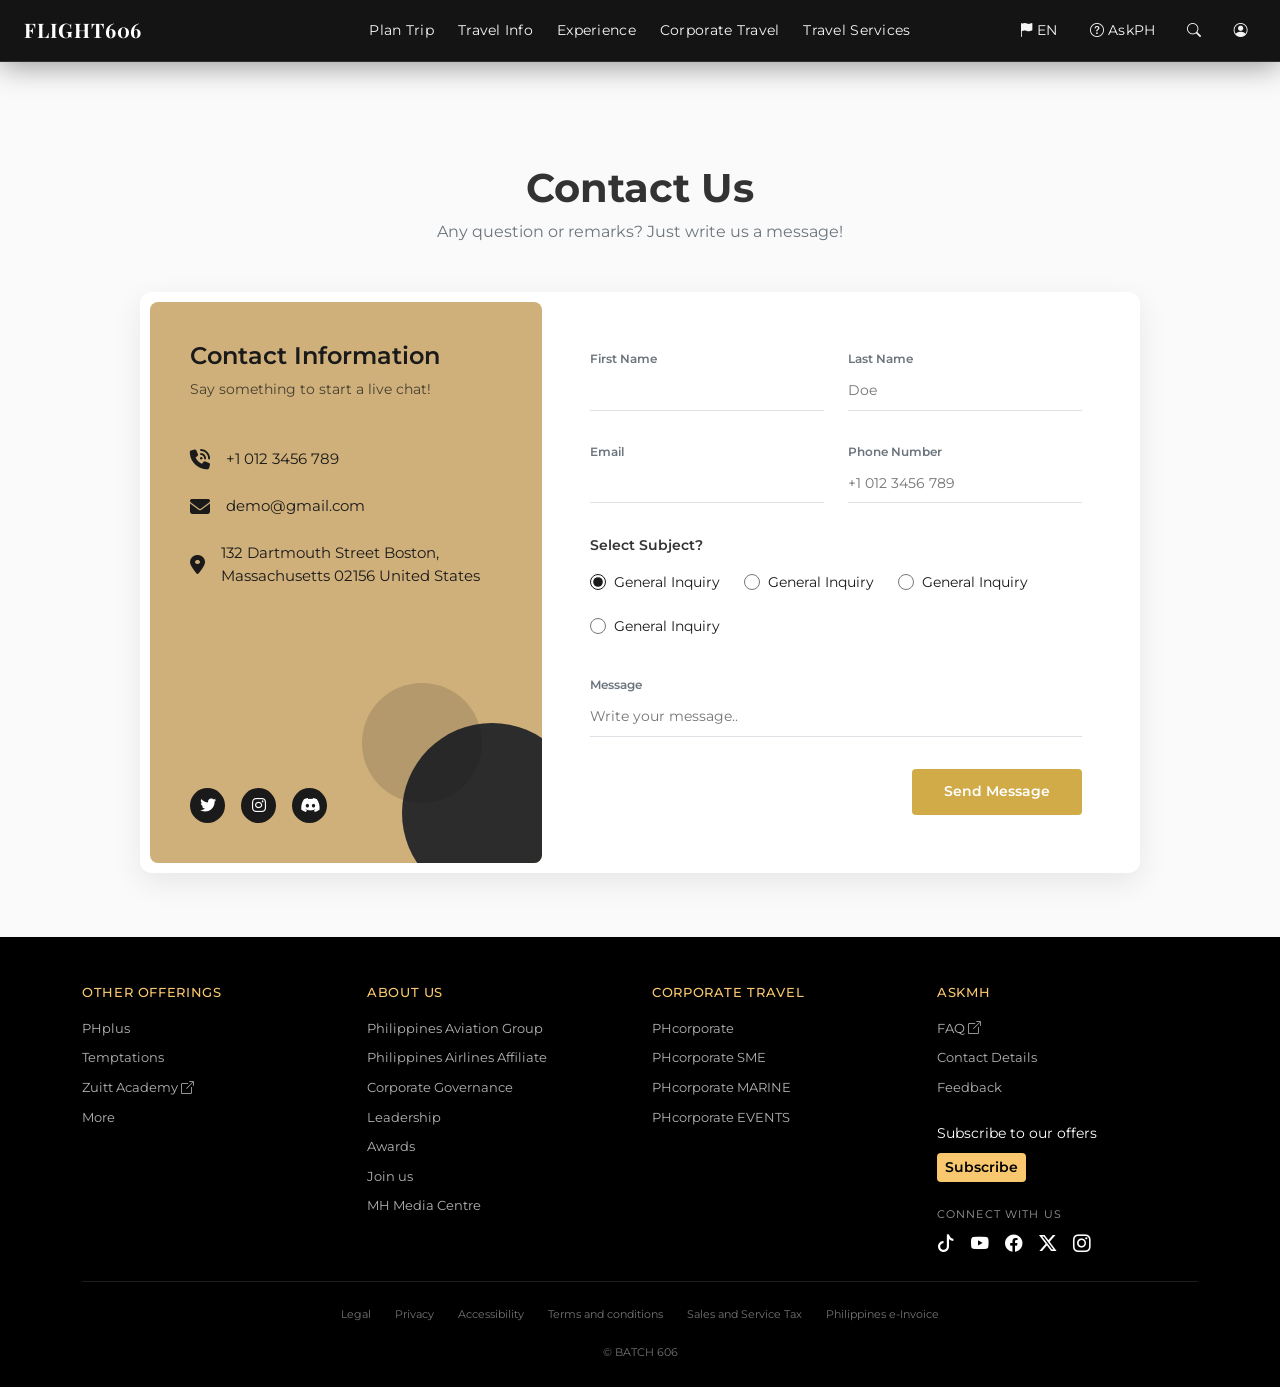
<file: Projects-Arjay/flight606-contactPage/index.html>
<!DOCTYPE html>
<html lang="en">
<head>
  <meta charset="UTF-8">
  <meta name="viewport" content="width=device-width, initial-scale=1">
  <title>Flight606 — Contact Us</title>
  
  <!-- Fonts -->
  <link rel="preconnect" href="https://fonts.googleapis.com">
  <link rel="preconnect" href="https://fonts.gstatic.com" crossorigin>
  <link href="https://fonts.googleapis.com/css2?family=Great+Vibes&family=Montserrat:wght@300;400;600;700&family=Playfair+Display:wght@400;700&display=swap" rel="stylesheet">
  
  <!-- Bootstrap & Icons -->
  <link href="https://cdn.jsdelivr.net/npm/bootstrap@5.3.3/dist/css/bootstrap.min.css" rel="stylesheet">
  <link href="https://cdn.jsdelivr.net/npm/bootstrap-icons@1.11.3/font/bootstrap-icons.css" rel="stylesheet">
  <link rel="stylesheet" href="https://cdnjs.cloudflare.com/ajax/libs/font-awesome/6.4.0/css/all.min.css">
  
  <!-- Custom CSS -->
  <link href="css/variables.css" rel="stylesheet">
  <link href="css/layout.css" rel="stylesheet">
  <link href="css/components.css" rel="stylesheet">
  <link href="css/contact.css" rel="stylesheet">
</head>
<body class="page-contact">

  <header class="site-header solid-header">
    <nav class="navbar navbar-expand-lg navbar-dark">
      <div class="container-fluid px-4 navbar-shell">
        <a class="navbar-brand" href="#">FLIGHT606</a>
        <button class="navbar-toggler" type="button" data-bs-toggle="collapse" data-bs-target="#mainNav" aria-controls="mainNav" aria-expanded="false" aria-label="Toggle navigation">
          <span class="navbar-toggler-icon"></span>
        </button>
        <div class="collapse navbar-collapse" id="mainNav">
          <ul class="navbar-nav navbar-nav--main gap-lg-2">
            <li class="nav-item"><a class="nav-link" href="#">Plan Trip</a></li>
            <li class="nav-item"><a class="nav-link" href="#">Travel Info</a></li>
            <li class="nav-item"><a class="nav-link" href="#">Experience</a></li>
            <li class="nav-item"><a class="nav-link" href="#">Corporate Travel</a></li>
            <li class="nav-item"><a class="nav-link" href="#">Travel Services</a></li>
          </ul>
          <ul class="navbar-nav navbar-nav--utilities align-items-lg-center gap-lg-3">
            <li class="nav-item">
              <a class="nav-link d-flex align-items-center gap-1" href="#">
                <i class="bi bi-flag-fill"></i> EN
              </a>
            </li>
            <li class="nav-item">
              <a class="nav-link d-flex align-items-center gap-1" href="#">
                <i class="bi bi-question-circle"></i> AskPH
              </a>
            </li>
            <li class="nav-item"><a class="nav-link" href="#" aria-label="Search"><i class="bi bi-search"></i></a></li>
            <li class="nav-item"><a class="nav-link" href="#" aria-label="Account"><i class="bi bi-person-circle"></i></a></li>
          </ul>
        </div>
      </div>
    </nav>
  </header>

  <main class="contact-section">
    <div class="container">
      <div class="contact-header">
        <h1>Contact Us</h1>
        <p>Any question or remarks? Just write us a message!</p>
      </div>

      <div class="contact-card">
        <!-- Left Panel -->
        <div class="contact-info-panel">
          <div class="decor-circle-large"></div>
          <div class="decor-circle-small"></div>
          
          <div style="z-index: 2;">
            <h2>Contact Information</h2>
            <p class="subtitle">Say something to start a live chat!</p>

            <div class="contact-details">
              <div class="contact-detail-item">
                <i class="fas fa-phone-volume"></i>
                <span>+1 012 3456 789</span>
              </div>
              <div class="contact-detail-item">
                <i class="fas fa-envelope"></i>
                <span>demo@gmail.com</span>
              </div>
              <div class="contact-detail-item">
                <i class="fas fa-map-marker-alt"></i>
                <span>132 Dartmouth Street Boston,<br>Massachusetts 02156 United States</span>
              </div>
            </div>
          </div>

          <div class="contact-socials">
            <a href="#" class="social-circle" aria-label="Twitter"><i class="fab fa-twitter"></i></a>
            <a href="#" class="social-circle" aria-label="Instagram"><i class="fab fa-instagram"></i></a>
            <a href="#" class="social-circle" aria-label="Discord"><i class="fab fa-discord"></i></a>
          </div>
        </div>

        <!-- Right Panel (Form) -->
        <div class="contact-form-panel">
          <form action="#" method="POST" novalidate>
            <div class="row">
              <div class="col-md-6 form-group-custom">
                <label for="firstName">First Name</label>
                <input type="text" id="firstName" class="form-control-line" placeholder="">
              </div>
              <div class="col-md-6 form-group-custom">
                <label for="lastName">Last Name</label>
                <input type="text" id="lastName" class="form-control-line" placeholder="Doe">
              </div>
            </div>

            <div class="row">
              <div class="col-md-6 form-group-custom">
                <label for="email">Email</label>
                <input type="email" id="email" class="form-control-line" placeholder="">
              </div>
              <div class="col-md-6 form-group-custom">
                <label for="phone">Phone Number</label>
                <input type="tel" id="phone" class="form-control-line" placeholder="+1 012 3456 789">
              </div>
            </div>

            <div class="subject-selection">
              <p>Select Subject?</p>
              <div class="radio-group">
                <div class="custom-radio">
                  <input type="radio" id="subject1" name="subject" checked>
                  <label for="subject1">General Inquiry</label>
                </div>
                <div class="custom-radio">
                  <input type="radio" id="subject2" name="subject">
                  <label for="subject2">General Inquiry</label>
                </div>
                <div class="custom-radio">
                  <input type="radio" id="subject3" name="subject">
                  <label for="subject3">General Inquiry</label>
                </div>
                <div class="custom-radio">
                  <input type="radio" id="subject4" name="subject">
                  <label for="subject4">General Inquiry</label>
                </div>
              </div>
            </div>

            <div class="form-group-custom">
              <label for="message">Message</label>
              <input type="text" id="message" class="form-control-line" placeholder="Write your message..">
            </div>

            <div class="submit-area">
              <!-- Using FA icon for plane inside button to simulate graphic loosely -->
              <button type="submit" class="btn-send">
                Send Message
              </button>
            </div>
          </form>
        </div>
      </div>
    </div>
  </main>

  <footer class="site-footer text-white">
    <div class="container">
      <div class="row g-4">
        <div class="col-6 col-md-3">
          <h6>Other Offerings</h6>
          <ul class="list-unstyled footer-links">
            <li><a href="#">PHplus</a></li>
            <li><a href="#">Temptations</a></li>
            <li><a href="#">Zuitt Academy <i class="bi bi-box-arrow-up-right"></i></a></li>
            <li><a href="#">More</a></li>
          </ul>
        </div>
        <div class="col-6 col-md-3">
          <h6>About Us</h6>
          <ul class="list-unstyled footer-links">
            <li><a href="#">Philippines Aviation Group</a></li>
            <li><a href="#">Philippines Airlines Affiliate</a></li>
            <li><a href="#">Corporate Governance</a></li>
            <li><a href="#">Leadership</a></li>
            <li><a href="#">Awards</a></li>
            <li><a href="#">Join us</a></li>
            <li><a href="#">MH Media Centre</a></li>
          </ul>
        </div>
        <div class="col-6 col-md-3">
          <h6>Corporate Travel</h6>
          <ul class="list-unstyled footer-links">
            <li><a href="#">PHcorporate</a></li>
            <li><a href="#">PHcorporate SME</a></li>
            <li><a href="#">PHcorporate MARINE</a></li>
            <li><a href="#">PHcorporate EVENTS</a></li>
          </ul>
        </div>
        <div class="col-6 col-md-3">
          <div class="mb-4">
            <h6>AskMH</h6>
            <ul class="list-unstyled footer-links">
              <li><a href="#">FAQ <i class="bi bi-box-arrow-up-right"></i></a></li>
              <li><a href="#">Contact Details</a></li>
              <li><a href="#">Feedback</a></li>
            </ul>
          </div>
          <div>
            <p class="subscribe-label mb-2">Subscribe to our offers</p>
            <div class="input-group input-group-sm mb-4">
              <button class="btn btn-subscribe" type="button">Subscribe</button>
            </div>
            <p class="connect-label text-uppercase mb-2">Connect with us</p>
            <div class="d-flex gap-3 social-icons">
              <a href="#" aria-label="TikTok"><i class="bi bi-tiktok"></i></a>
              <a href="#" aria-label="YouTube"><i class="bi bi-youtube"></i></a>
              <a href="#" aria-label="Facebook"><i class="bi bi-facebook"></i></a>
              <a href="#" aria-label="X"><i class="bi bi-twitter-x"></i></a>
              <a href="#" aria-label="Instagram"><i class="bi bi-instagram"></i></a>
            </div>
          </div>
        </div>
      </div>
      <hr class="border-secondary opacity-25 my-4">
      <div class="d-flex flex-wrap justify-content-center align-items-center gap-4 footer-legal">
        <a href="#">Legal</a>
        <a href="#">Privacy</a>
        <a href="#">Accessibility</a>
        <a href="#">Terms and conditions</a>
        <a href="#">Sales and Service Tax</a>
        <a href="#">Philippines e-Invoice</a>
      </div>
      <div class="text-center mt-3">
        <span class="footer-copyright">© BATCH 606</span>
      </div>
    </div>
  </footer>

  <script src="https://cdn.jsdelivr.net/npm/bootstrap@5.3.3/dist/js/bootstrap.bundle.min.js"></script>
  <script src="js/main.js"></script>
</body>
</html>
</file>
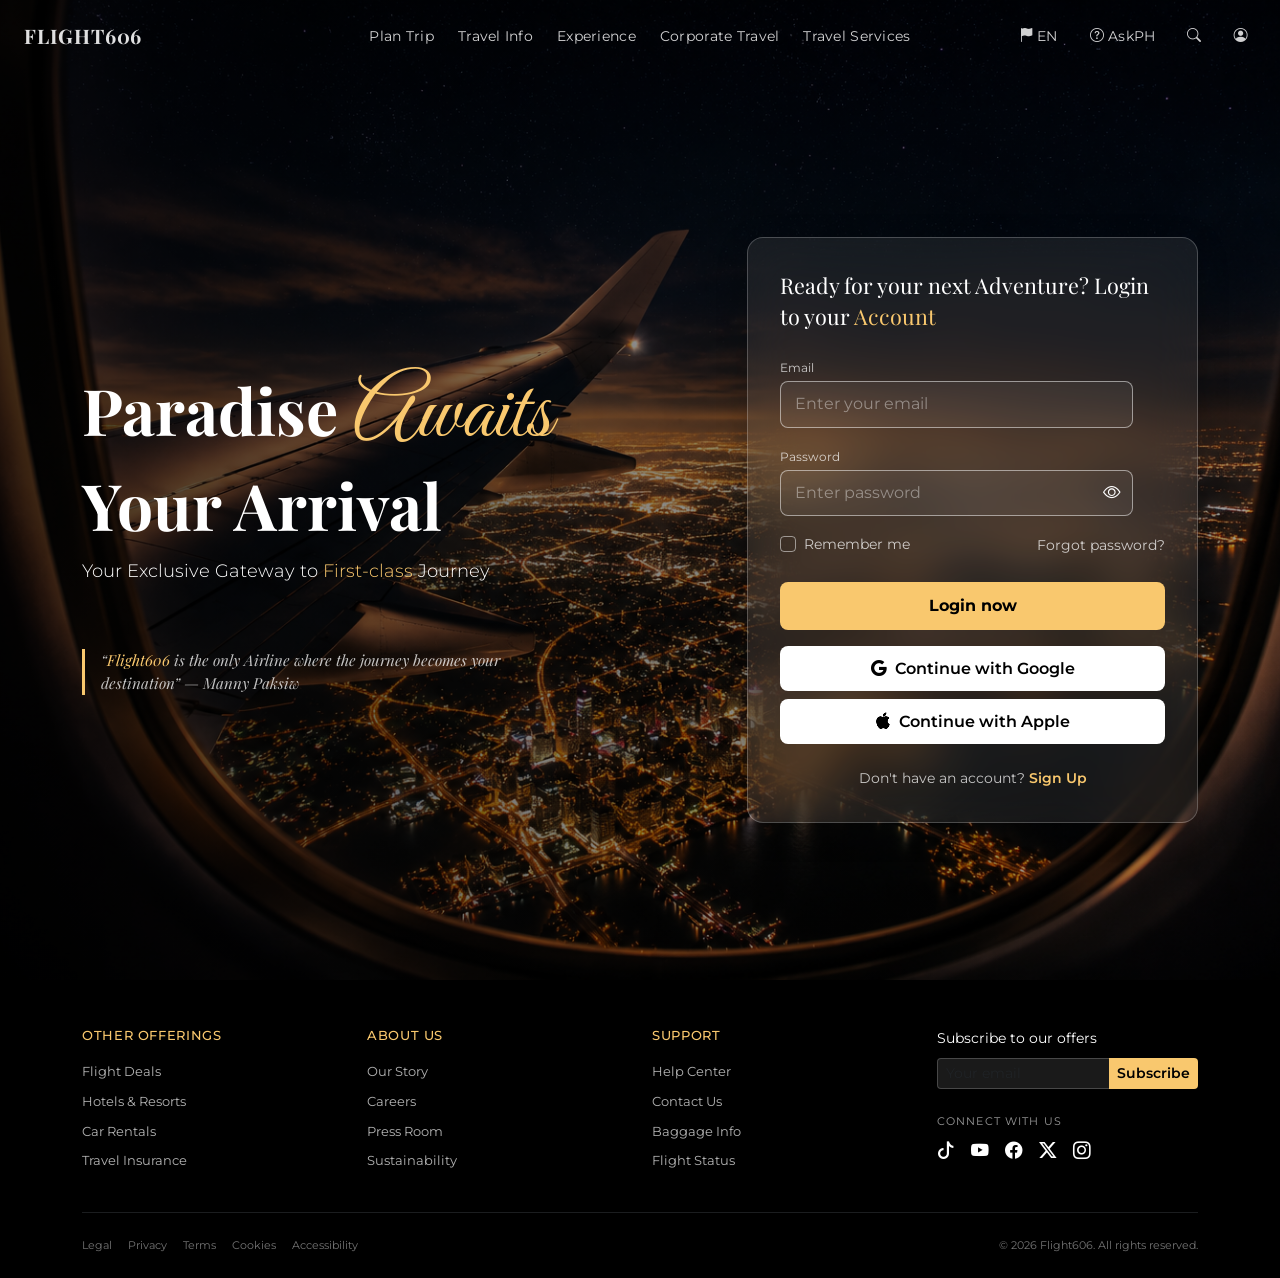
<file: Projects-Arjay/flight606-login/index.html>
<!DOCTYPE html>
<html lang="en">
<head>
  <meta charset="UTF-8">
  <meta name="viewport" content="width=device-width, initial-scale=1">
  <title>Flight606 — Login</title>
  <link rel="preconnect" href="https://fonts.googleapis.com">
  <link rel="preconnect" href="https://fonts.gstatic.com" crossorigin>
  <link href="https://fonts.googleapis.com/css2?family=Great+Vibes&family=Montserrat:wght@300;400;600;700&family=Playfair+Display:wght@400;700&display=swap" rel="stylesheet">
  <link href="https://cdn.jsdelivr.net/npm/bootstrap@5.3.3/dist/css/bootstrap.min.css" rel="stylesheet">
  <link href="https://cdn.jsdelivr.net/npm/bootstrap-icons@1.11.3/font/bootstrap-icons.css" rel="stylesheet">
  <link href="css/variables.css" rel="stylesheet">
  <link href="css/layout.css" rel="stylesheet">
  <link href="css/components.css" rel="stylesheet">
</head>
<body class="page-login">

  <header class="site-header">
    <nav class="navbar navbar-expand-lg navbar-dark">
      <div class="container-fluid px-4 navbar-shell">
        <a class="navbar-brand" href="#">FLIGHT606</a>
        <button class="navbar-toggler" type="button" data-bs-toggle="collapse" data-bs-target="#mainNav" aria-controls="mainNav" aria-expanded="false" aria-label="Toggle navigation">
          <span class="navbar-toggler-icon"></span>
        </button>
        <div class="collapse navbar-collapse" id="mainNav">
          <ul class="navbar-nav navbar-nav--main gap-lg-2">
            <li class="nav-item"><a class="nav-link" href="#">Plan Trip</a></li>
            <li class="nav-item"><a class="nav-link" href="#">Travel Info</a></li>
            <li class="nav-item"><a class="nav-link" href="#">Experience</a></li>
            <li class="nav-item"><a class="nav-link" href="#">Corporate Travel</a></li>
            <li class="nav-item"><a class="nav-link" href="#">Travel Services</a></li>
          </ul>
          <ul class="navbar-nav navbar-nav--utilities align-items-lg-center gap-lg-3">
            <li class="nav-item">
              <a class="nav-link d-flex align-items-center gap-1" href="#">
                <i class="bi bi-flag-fill"></i> EN
              </a>
            </li>
            <li class="nav-item">
              <a class="nav-link d-flex align-items-center gap-1" href="#">
                <i class="bi bi-question-circle"></i> AskPH
              </a>
            </li>
            <li class="nav-item"><a class="nav-link" href="#" aria-label="Search"><i class="bi bi-search"></i></a></li>
            <li class="nav-item"><a class="nav-link" href="#" aria-label="Account"><i class="bi bi-person-circle"></i></a></li>
          </ul>
        </div>
      </div>
    </nav>
  </header>

  <!-- Background image: place file at assets/hero-cabin.jpg (1920px+ wide recommended) -->
  <main class="hero-section">
    <div class="hero-overlay" aria-hidden="true"></div>
    <div class="container hero-content">
      <div class="row align-items-center min-vh-100 py-5 pt-lg-5">
        <div class="col-lg-7 text-white hero-copy pe-lg-5">
          <h1 class="hero-title">
            Paradise <span class="hero-script">Awaits</span> Your Arrival
          </h1>
          <p class="hero-subtitle">
            Your Exclusive Gateway to <span class="text-gold">First-class</span> Journey
          </p>
          <blockquote class="hero-quote mb-0">
            “<span class="text-gold">Flight606</span> is the only Airline where the journey becomes your destination”
            — Manny Paksiw
          </blockquote>
        </div>

        <div class="col-lg-5 mt-5 mt-lg-0">
          <div class="login-card">
            <h2 class="login-card__title">
              Ready for your next Adventure? Login to your <span class="text-gold">Account</span>
            </h2>
            <form class="login-form" action="#" method="post" novalidate>
              <div class="field-group mb-3" id="email-group" data-state="neutral">
                <label class="form-label" for="email">Email</label>
                <div class="field-row">
                  <input type="email" id="email" name="email" class="form-control field-control" placeholder="Enter your email" autocomplete="email">
                  <span class="field-status-icons" aria-hidden="true">
                    <i class="bi bi-check-circle-fill field-icon field-icon--valid"></i>
                    <i class="bi bi-exclamation-circle-fill field-icon field-icon--invalid"></i>
                  </span>
                </div>
                <p class="field-message field-message--valid" role="status">Email format looks good</p>
                <p class="field-message field-message--invalid" role="alert">Please enter a valid email address</p>
              </div>
              <div class="field-group mb-3" id="password-group" data-state="neutral">
                <label class="form-label" for="password">Password</label>
                <div class="field-row">
                  <div class="field-input-wrap">
                    <input type="password" id="password" name="password" class="form-control field-control" placeholder="Enter password" autocomplete="current-password">
                    <button type="button" class="field-action password-toggle" aria-label="Show password">
                      <i class="bi bi-eye"></i>
                    </button>
                  </div>
                  <span class="field-status-icons" aria-hidden="true">
                    <i class="bi bi-check-circle-fill field-icon field-icon--valid"></i>
                    <i class="bi bi-exclamation-circle-fill field-icon field-icon--invalid"></i>
                  </span>
                </div>
                <p class="field-message field-message--valid" role="status">Password meets requirements</p>
                <p class="field-message field-message--invalid" role="alert">Password must be at least 8 characters</p>
              </div>
              <div class="d-flex justify-content-between align-items-center mb-4">
                <div class="form-check">
                  <input class="form-check-input" type="checkbox" id="remember" name="remember">
                  <label class="form-check-label" for="remember">Remember me</label>
                </div>
                <a href="#" class="link-forgot">Forgot password?</a>
              </div>
              <button type="submit" class="btn btn-gold w-100 mb-3">Login now</button>
              <button type="button" class="btn btn-social w-100 mb-2">
                <i class="bi bi-google"></i>
                Continue with Google
              </button>
              <button type="button" class="btn btn-social w-100">
                <i class="bi bi-apple"></i>
                Continue with Apple
              </button>
            </form>
            <p class="login-card__footer text-center mt-4 mb-0">
              Don't have an account? <a href="#" class="text-gold fw-semibold">Sign Up</a>
            </p>
          </div>
        </div>
      </div>
    </div>
  </main>

  <footer class="site-footer text-white">
    <div class="container">
      <div class="row g-4">
        <div class="col-6 col-md-3">
          <h6>Other Offerings</h6>
          <ul class="list-unstyled footer-links">
            <li><a href="#">Flight Deals</a></li>
            <li><a href="#">Hotels &amp; Resorts</a></li>
            <li><a href="#">Car Rentals</a></li>
            <li><a href="#">Travel Insurance</a></li>
          </ul>
        </div>
        <div class="col-6 col-md-3">
          <h6>About Us</h6>
          <ul class="list-unstyled footer-links">
            <li><a href="#">Our Story</a></li>
            <li><a href="#">Careers</a></li>
            <li><a href="#">Press Room</a></li>
            <li><a href="#">Sustainability</a></li>
          </ul>
        </div>
        <div class="col-6 col-md-3">
          <h6>Support</h6>
          <ul class="list-unstyled footer-links">
            <li><a href="#">Help Center</a></li>
            <li><a href="#">Contact Us</a></li>
            <li><a href="#">Baggage Info</a></li>
            <li><a href="#">Flight Status</a></li>
          </ul>
        </div>
        <div class="col-12 col-md-3">
          <p class="subscribe-label mb-2">Subscribe to our offers</p>
          <div class="input-group input-group-sm mb-4">
            <input type="email" class="form-control" placeholder="Your email" aria-label="Email for subscription">
            <button class="btn btn-subscribe" type="button">Subscribe</button>
          </div>
          <p class="connect-label text-uppercase mb-2">Connect with us</p>
          <div class="d-flex gap-3 social-icons">
            <a href="#" aria-label="TikTok"><i class="bi bi-tiktok"></i></a>
            <a href="#" aria-label="YouTube"><i class="bi bi-youtube"></i></a>
            <a href="#" aria-label="Facebook"><i class="bi bi-facebook"></i></a>
            <a href="#" aria-label="X"><i class="bi bi-twitter-x"></i></a>
            <a href="#" aria-label="Instagram"><i class="bi bi-instagram"></i></a>
          </div>
        </div>
      </div>
      <hr class="border-secondary opacity-25 my-4">
      <div class="d-flex flex-wrap justify-content-between align-items-center gap-3 footer-legal">
        <div class="d-flex flex-wrap gap-3">
          <a href="#">Legal</a>
          <a href="#">Privacy</a>
          <a href="#">Terms</a>
          <a href="#">Cookies</a>
          <a href="#">Accessibility</a>
        </div>
        <span class="footer-copyright">© 2026 Flight606. All rights reserved.</span>
      </div>
    </div>
  </footer>

  <script src="https://cdn.jsdelivr.net/npm/bootstrap@5.3.3/dist/js/bootstrap.bundle.min.js"></script>
  <script src="js/main.js"></script>
</body>
</html>
</file>
<file: Projects-Arjay/flight606-contactPage/css/variables.css>
:root {
  --color-gold: #f9c86e;
  --color-gold-dark: #d4a84a;
  --color-black: #000000;
  --color-white: #ffffff;
  --color-error: #ff4d4f;
  --color-success: #4caf50;
  --color-muted: rgba(255, 255, 255, 0.75);
  --color-glass: rgba(255, 255, 255, 0.08);
  --color-glass-border: rgba(255, 255, 255, 0.22);
  --font-serif: "Playfair Display", Georgia, serif;
  --font-script: "Great Vibes", cursive;
  --font-sans: "Montserrat", system-ui, sans-serif;
  --radius-card: 1rem;
  --blur-glass: 24px;
  --nav-scroll-range: 160px;
  --nav-bg-scrolled: rgba(0, 0, 0, 0.92);
}
</file>
<file: Projects-Arjay/flight606-contactPage/css/layout.css>
.page-login {
  font-family: var(--font-sans);
  color: var(--color-white);
  margin: 0;
}

/* Base style for contact page */
.page-contact {
  font-family: var(--font-sans);
  background-color: #fafafa;
  color: #333;
  margin: 0;
  padding-top: 100px; /* Offset for fixed navbar */
}

.site-footer {
  background: var(--color-black);
  padding: 3rem 0 1.5rem;
}
</file>
<file: Projects-Arjay/flight606-contactPage/css/components.css>
.site-header {
  --nav-scroll-progress: 0;
  position: fixed;
  top: 0;
  left: 0;
  right: 0;
  z-index: 1030;
  background-color: rgba(0, 0, 0, calc(var(--nav-scroll-progress) * 0.92));
  backdrop-filter: blur(calc(var(--nav-scroll-progress) * 18px));
  -webkit-backdrop-filter: blur(calc(var(--nav-scroll-progress) * 18px));
  box-shadow: 0 4px 30px rgba(0, 0, 0, calc(var(--nav-scroll-progress) * 0.4));
  border-bottom: 1px solid rgba(255, 255, 255, calc(var(--nav-scroll-progress) * 0.12));
}

.site-header.solid-header {
  --nav-scroll-progress: 1 !important;
}

.site-header .navbar {
  padding-top: 1rem;
  padding-bottom: 1rem;
  transition: padding 0.35s ease;
}

.site-header.is-scrolled .navbar, .site-header.solid-header .navbar {
  padding-top: 0.65rem;
  padding-bottom: 0.65rem;
}

.site-header .navbar-brand,
.site-header .nav-link,
.site-header .navbar-toggler {
  transition:
    color 0.35s ease,
    background-color 0.35s ease,
    border-color 0.35s ease,
    box-shadow 0.35s ease;
}

.site-header .navbar-brand {
  font-family: var(--font-serif);
  font-weight: 700;
  letter-spacing: 0.04em;
  color: color-mix(
    in srgb,
    rgba(255, 255, 255, 0.88) calc((1 - var(--nav-scroll-progress)) * 100%),
    var(--color-white)
  );
}

.site-header .nav-link {
  font-size: 0.875rem;
  letter-spacing: 0.02em;
  color: color-mix(
    in srgb,
    rgba(255, 255, 255, 0.82) calc((1 - var(--nav-scroll-progress)) * 100%),
    rgba(255, 255, 255, 0.96)
  );
  border-radius: 0.35rem;
  padding: 0.4rem 0.7rem;
}

.site-header .navbar-brand:hover,
.site-header .navbar-brand:focus-visible,
.site-header .nav-link:hover,
.site-header .nav-link:focus-visible {
  color: var(--color-gold);
  background-color: rgba(249, 200, 110, calc(0.1 + var(--nav-scroll-progress) * 0.14));
}

.site-header .nav-link.active {
  color: var(--color-gold);
}

.site-header.is-scrolled .navbar-brand, .site-header.solid-header .navbar-brand {
  color: var(--color-white);
}

.site-header.is-scrolled .nav-link, .site-header.solid-header .nav-link {
  color: rgba(255, 255, 255, 0.96);
}

.site-header .navbar-dark .navbar-brand:focus,
.site-header .navbar-dark .navbar-brand:hover,
.site-header .navbar-dark .nav-link:focus,
.site-header .navbar-dark .nav-link:hover {
  color: var(--color-gold);
}

.site-header .navbar-toggler {
  border-color: rgba(255, 255, 255, calc(0.35 + var(--nav-scroll-progress) * 0.25));
}

.site-header .navbar-toggler:hover,
.site-header .navbar-toggler:focus-visible {
  border-color: var(--color-gold);
  background-color: rgba(249, 200, 110, calc(0.12 + var(--nav-scroll-progress) * 0.1));
  box-shadow: 0 0 0 0.2rem rgba(249, 200, 110, 0.2);
}

@media (max-width: 991.98px) {
  .site-header .navbar-collapse {
    margin-top: 0.75rem;
    padding: 0.75rem;
    border-radius: 0.5rem;
    background-color: rgba(0, 0, 0, calc(var(--nav-scroll-progress) * 0.85));
  }
  .navbar-nav--main { margin-bottom: 0.5rem; }
}
@media (min-width: 992px) {
  .navbar-shell { position: relative; }
  .navbar-shell .navbar-collapse { display: flex; align-items: center; flex-grow: 1; }
  .navbar-nav--main { position: absolute; left: 50%; transform: translateX(-50%); flex-direction: row; }
  .navbar-nav--utilities { margin-left: auto; }
}

.text-gold { color: var(--color-gold); }

.site-footer h6 {
  color: var(--color-gold);
  font-size: 0.8rem;
  text-transform: uppercase;
  letter-spacing: 0.05em;
  margin-bottom: 1rem;
}
.site-footer a {
  color: rgba(255, 255, 255, 0.7);
  font-size: 0.8rem;
  text-decoration: none;
}
.site-footer a:hover { color: var(--color-gold); }
.site-footer .footer-links li { margin-bottom: 0.35rem; }
.site-footer .subscribe-label { color: var(--color-white); font-size: 0.9rem; margin-bottom: 0.75rem; }
.site-footer .form-control {
  background: rgba(255, 255, 255, 0.1);
  border: 1px solid rgba(255, 255, 255, 0.2);
  color: var(--color-white);
}
.site-footer .form-control:focus {
  background: rgba(255, 255, 255, 0.12);
  border-color: var(--color-gold);
  color: var(--color-white);
  box-shadow: none;
}
.btn-subscribe {
  background: var(--color-gold);
  color: var(--color-black);
  font-size: 0.75rem;
  font-weight: 600;
  border-radius: 2rem;
  padding: 0.35rem 1rem;
  border: none;
  white-space: nowrap;
}
.btn-subscribe:hover { background: var(--color-gold-dark); color: var(--color-black); }
.connect-label { font-size: 0.7rem; letter-spacing: 0.1em; color: rgba(255, 255, 255, 0.6); }
.social-icons a { color: var(--color-white); font-size: 1.1rem; }
.social-icons a:hover { color: var(--color-gold); }
.footer-legal a { color: rgba(255, 255, 255, 0.45); font-size: 0.7rem; }
.footer-legal a:hover { color: var(--color-gold); }
.footer-copyright { color: rgba(255, 255, 255, 0.45); font-size: 0.7rem; }
</file>
<file: Projects-Arjay/flight606-contactPage/css/contact.css>
/* Contact Form Layout matching the provided screenshot */
.contact-section {
  padding: 4rem 1rem;
}

.contact-header {
  text-align: center;
  margin-bottom: 3rem;
}

.contact-header h1 {
  font-family: var(--font-sans);
  font-weight: 700;
  font-size: 2.5rem;
  margin-bottom: 0.5rem;
}

.contact-header p {
  color: #6c757d;
  font-size: 1rem;
}

.contact-card {
  max-width: 1000px;
  margin: 0 auto;
  background: #ffffff;
  border-radius: 0.75rem;
  box-shadow: 0 10px 30px rgba(0, 0, 0, 0.08);
  display: flex;
  overflow: hidden;
  flex-direction: column;
}

@media (min-width: 992px) {
  .contact-card {
    flex-direction: row;
    padding: 10px; /* Outer spacing */
  }
}

.contact-info-panel {
  background-color: #cfb07a; /* Gold tone from screenshot */
  color: #1a1a1a;
  padding: 2.5rem;
  position: relative;
  overflow: hidden;
  display: flex;
  flex-direction: column;
  justify-content: space-between;
}

@media (min-width: 992px) {
  .contact-info-panel {
    border-radius: 0.5rem;
    width: 40%;
  }
}

.contact-info-panel h2 {
  font-weight: 600;
  font-size: 1.5rem;
  margin-bottom: 0.5rem;
}

.contact-info-panel p.subtitle {
  color: rgba(26, 26, 26, 0.75);
  font-size: 0.9rem;
  margin-bottom: 3rem;
}

.contact-details {
  display: flex;
  flex-direction: column;
  gap: 1.5rem;
  z-index: 2;
}

.contact-detail-item {
  display: flex;
  align-items: center;
  gap: 1rem;
  font-size: 0.95rem;
}

.contact-detail-item i {
  font-size: 1.25rem;
}

.contact-socials {
  display: flex;
  gap: 1rem;
  margin-top: 4rem;
  z-index: 2;
}

.social-circle {
  width: 35px;
  height: 35px;
  background-color: #1a1a1a;
  color: #ffffff;
  border-radius: 50%;
  display: flex;
  align-items: center;
  justify-content: center;
  text-decoration: none;
  transition: transform 0.2s;
}

.social-circle:hover {
  transform: scale(1.1);
  color: #ffffff;
}

.decor-circle-large {
  position: absolute;
  width: 180px;
  height: 180px;
  background-color: #2c2c2c; /* Dark circle */
  border-radius: 50%;
  bottom: -40px;
  right: -40px;
  z-index: 1;
}

.decor-circle-small {
  position: absolute;
  width: 120px;
  height: 120px;
  background-color: rgba(26, 26, 26, 0.15); /* Faded circle */
  border-radius: 50%;
  bottom: 60px;
  right: 60px;
  z-index: 1;
}

.contact-form-panel {
  padding: 2.5rem;
}

@media (min-width: 992px) {
  .contact-form-panel {
    width: 60%;
    padding: 3rem;
  }
}

.form-group-custom {
  margin-bottom: 2rem;
}

.form-group-custom label {
  font-size: 0.75rem;
  font-weight: 600;
  color: #6c757d;
  margin-bottom: 0.25rem;
  display: block;
}

.form-control-line {
  border: none;
  border-bottom: 1px solid #dee2e6;
  border-radius: 0;
  padding: 0.5rem 0;
  background: transparent;
  width: 100%;
  color: #1a1a1a;
  font-size: 0.9rem;
}

.form-control-line:focus {
  outline: none;
  border-bottom-color: #1a1a1a;
  box-shadow: none;
}

.subject-selection {
  margin-bottom: 2.5rem;
}

.subject-selection p {
  font-size: 0.85rem;
  font-weight: 600;
  margin-bottom: 1rem;
}

.radio-group {
  display: flex;
  flex-wrap: wrap;
  gap: 1.5rem;
}

.custom-radio {
  display: flex;
  align-items: center;
  gap: 0.5rem;
  cursor: pointer;
}

.custom-radio input[type="radio"] {
  accent-color: #1a1a1a;
  width: 16px;
  height: 16px;
}

.custom-radio label {
  font-size: 0.85rem;
  color: #1a1a1a;
  cursor: pointer;
  margin-bottom: 0;
}

.submit-area {
  display: flex;
  justify-content: flex-end;
  position: relative;
  margin-top: 2rem;
}

.submit-area .plane-decor {
  position: absolute;
  right: 170px;
  bottom: -20px;
  width: 100px;
  opacity: 0.8;
  pointer-events: none;
}

.btn-send {
  background-color: #d1ab47;
  color: #ffffff;
  border: none;
  border-radius: 0.25rem;
  padding: 0.75rem 2rem;
  font-weight: 600;
  font-size: 0.9rem;
  transition: background-color 0.2s;
  z-index: 2;
}

.btn-send:hover {
  background-color: #be9836;
}
</file>
<file: Projects-Arjay/flight606-login/css/variables.css>
:root {
  --color-gold: #f9c86e;
  --color-gold-dark: #d4a84a;
  --color-black: #000000;
  --color-white: #ffffff;
  --color-error: #ff4d4f;
  --color-success: #4caf50;
  --color-muted: rgba(255, 255, 255, 0.75);
  --color-glass: rgba(255, 255, 255, 0.08);
  --color-glass-border: rgba(255, 255, 255, 0.22);
  --font-serif: "Playfair Display", Georgia, serif;
  --font-script: "Great Vibes", cursive;
  --font-sans: "Montserrat", system-ui, sans-serif;
  --radius-card: 1rem;
  --blur-glass: 24px;
}
</file>
<file: Projects-Arjay/flight606-login/css/layout.css>
.page-login {
  font-family: var(--font-sans);
  color: var(--color-white);
  margin: 0;
}

/* Hero background: add your image at assets/hero-cabin.jpg (see index.html comment) */
.hero-section {
  position: relative;
  min-height: 100vh;
  background-color: #1a1208;
  background-image:
    url("../assets/hero-cabin.png"),
    url("https://images.unsplash.com/photo-1556388151-efab48a84f7a?auto=format&fit=crop&w=1920&q=80");
  background-position: center;
  background-size: cover;
  background-repeat: no-repeat;
}

.hero-overlay {
  position: absolute;
  inset: 0;
  background: linear-gradient(
    90deg,
    rgba(0, 0, 0, 0.75) 0%,
    rgba(0, 0, 0, 0.45) 50%,
    rgba(0, 0, 0, 0.35) 100%
  );
  pointer-events: none;
}

.hero-content {
  position: relative;
  z-index: 1;
  padding-top: 5rem;
}

.hero-title {
  font-family: var(--font-serif);
  font-size: clamp(2.5rem, 5vw, 4rem);
  font-weight: 700;
  line-height: 1.15;
}

.hero-script {
  font-family: var(--font-script);
  color: var(--color-gold);
  font-size: 1.4em;
  font-weight: 400;
}

.hero-subtitle {
  font-size: 1.125rem;
  font-weight: 300;
  margin-top: 1rem;
}

.hero-quote {
  margin-top: 4rem;
  padding-left: 1rem;
  border-left: 3px solid var(--color-gold);
  font-family: var(--font-serif);
  font-style: italic;
  font-weight: 300;
  max-width: 28rem;
  color: var(--color-muted);
  font-size: 0.95rem;
}

.site-footer {
  background: var(--color-black);
  padding: 3rem 0 1.5rem;
}

@media (max-width: 991.98px) {
  .hero-quote {
    display: none;
  }

  .hero-section {
    min-height: auto;
  }
}
</file>
<file: Projects-Arjay/flight606-login/css/components.css>
.site-header {
  --nav-scroll-progress: 0;
  position: fixed;
  top: 0;
  left: 0;
  right: 0;
  z-index: 1030;
  background-color: rgba(0, 0, 0, calc(var(--nav-scroll-progress) * 0.92));
  backdrop-filter: blur(calc(var(--nav-scroll-progress) * 18px));
  -webkit-backdrop-filter: blur(calc(var(--nav-scroll-progress) * 18px));
  box-shadow: 0 4px 30px rgba(0, 0, 0, calc(var(--nav-scroll-progress) * 0.4));
  border-bottom: 1px solid rgba(255, 255, 255, calc(var(--nav-scroll-progress) * 0.12));
}

.site-header .navbar {
  padding-top: 1rem;
  padding-bottom: 1rem;
  transition: padding 0.35s ease;
}

.site-header.is-scrolled .navbar {
  padding-top: 0.65rem;
  padding-bottom: 0.65rem;
}

.site-header .navbar-brand,
.site-header .nav-link,
.site-header .navbar-toggler {
  transition:
    color 0.35s ease,
    background-color 0.35s ease,
    border-color 0.35s ease,
    box-shadow 0.35s ease;
}

.site-header .navbar-brand {
  font-family: var(--font-serif);
  font-weight: 700;
  letter-spacing: 0.04em;
  color: color-mix(
    in srgb,
    rgba(255, 255, 255, 0.88) calc((1 - var(--nav-scroll-progress)) * 100%),
    var(--color-white)
  );
}

.site-header .nav-link {
  font-size: 0.875rem;
  letter-spacing: 0.02em;
  color: color-mix(
    in srgb,
    rgba(255, 255, 255, 0.82) calc((1 - var(--nav-scroll-progress)) * 100%),
    rgba(255, 255, 255, 0.96)
  );
  border-radius: 0.35rem;
  padding: 0.4rem 0.7rem;
}

.site-header .navbar-brand:hover,
.site-header .navbar-brand:focus-visible,
.site-header .nav-link:hover,
.site-header .nav-link:focus-visible {
  color: var(--color-gold);
  background-color: rgba(249, 200, 110, calc(0.1 + var(--nav-scroll-progress) * 0.14));
}

.site-header .nav-link.active {
  color: var(--color-gold);
}

.site-header.is-scrolled .navbar-brand {
  color: var(--color-white);
}

.site-header.is-scrolled .nav-link {
  color: rgba(255, 255, 255, 0.96);
}

.site-header .navbar-dark .navbar-brand:focus,
.site-header .navbar-dark .navbar-brand:hover,
.site-header .navbar-dark .nav-link:focus,
.site-header .navbar-dark .nav-link:hover {
  color: var(--color-gold);
}

.site-header .navbar-toggler {
  border-color: rgba(255, 255, 255, calc(0.35 + var(--nav-scroll-progress) * 0.25));
}

.site-header .navbar-toggler:hover,
.site-header .navbar-toggler:focus-visible {
  border-color: var(--color-gold);
  background-color: rgba(249, 200, 110, calc(0.12 + var(--nav-scroll-progress) * 0.1));
  box-shadow: 0 0 0 0.2rem rgba(249, 200, 110, 0.2);
}

.site-header .navbar-toggler:focus {
  box-shadow: 0 0 0 0.2rem rgba(249, 200, 110, 0.25);
}

@media (max-width: 991.98px) {
  .site-header .navbar-collapse {
    margin-top: 0.75rem;
    padding: 0.75rem;
    border-radius: 0.5rem;
    background-color: rgba(0, 0, 0, calc(var(--nav-scroll-progress) * 0.85));
  }

  .navbar-nav--main {
    margin-bottom: 0.5rem;
  }
}

@media (min-width: 992px) {
  .navbar-shell {
    position: relative;
  }

  .navbar-shell .navbar-collapse {
    display: flex;
    align-items: center;
    flex-grow: 1;
  }

  .navbar-nav--main {
    position: absolute;
    left: 50%;
    transform: translateX(-50%);
    flex-direction: row;
  }

  .navbar-nav--utilities {
    margin-left: auto;
  }
}

.text-gold {
  color: var(--color-gold);
}

.login-card {
  background: var(--color-glass);
  backdrop-filter: blur(var(--blur-glass));
  -webkit-backdrop-filter: blur(var(--blur-glass));
  border: 1px solid var(--color-glass-border);
  border-radius: var(--radius-card);
  box-shadow: 0 8px 32px rgba(0, 0, 0, 0.2);
  padding: 2rem;
}

.login-card__title {
  font-family: var(--font-serif);
  font-size: 1.35rem;
  font-weight: 400;
  margin-bottom: 1.5rem;
  line-height: 1.4;
}

.login-form .form-label {
  font-size: 0.75rem;
  color: var(--color-muted);
  margin-bottom: 0.25rem;
}

.login-form .form-control {
  background: rgba(255, 255, 255, 0.06);
  border: 1px solid rgba(255, 255, 255, 0.5);
  color: var(--color-white);
  border-radius: 0.5rem;
  padding: 0.65rem 0.85rem;
}

.login-form .form-control::placeholder {
  color: rgba(255, 255, 255, 0.4);
}

.login-form .form-control:focus {
  background: rgba(255, 255, 255, 0.1);
  color: var(--color-white);
  border-color: var(--color-gold);
  box-shadow: 0 0 0 0.15rem rgba(249, 200, 110, 0.25);
}

/* Field states: neutral | valid | invalid */
.field-row {
  display: flex;
  align-items: center;
  gap: 0.65rem;
}

.field-input-wrap {
  position: relative;
}

.field-row > .field-control,
.field-input-wrap {
  flex: 1;
  min-width: 0;
}

.field-row > .field-control,
.field-input-wrap .field-control {
  width: 100%;
}

.field-input-wrap .field-control {
  padding-right: 2.75rem;
}

.field-status-icons {
  flex-shrink: 0;
  width: 1.35rem;
  display: flex;
  align-items: center;
  justify-content: center;
}

.field-status-icons .field-icon {
  display: none;
  font-size: 1.15rem;
  line-height: 1;
}

.field-status-icons .field-icon--valid {
  color: var(--color-success);
}

.field-status-icons .field-icon--invalid {
  color: var(--color-error);
}

.field-action {
  position: absolute;
  right: 0.75rem;
  top: 50%;
  transform: translateY(-50%);
  background: transparent;
  border: 0;
  color: var(--color-white);
  padding: 0;
  line-height: 1;
  display: flex;
  align-items: center;
  justify-content: center;
}

.field-action:hover,
.field-action:focus {
  color: var(--color-gold);
}

.field-action .bi {
  font-size: 1.1rem;
}

.field-message {
  display: none;
  font-size: 0.8rem;
  margin-top: 0.35rem;
  margin-bottom: 0;
}

.field-group[data-state="valid"] .field-control {
  border-color: var(--color-success);
}

.field-group[data-state="valid"] .field-icon--valid {
  display: inline-block;
}

.field-group[data-state="valid"] .field-message--valid {
  display: block;
  color: var(--color-success);
}

.field-group[data-state="invalid"] .field-control {
  border-color: var(--color-error);
}

.field-group[data-state="invalid"] .field-icon--invalid {
  display: inline-block;
}

.field-group[data-state="invalid"] .field-message--invalid {
  display: block;
  color: var(--color-error);
}

.password-toggle {
  cursor: pointer;
}

.login-form .form-check-label,
.link-forgot {
  font-size: 0.85rem;
  color: var(--color-muted);
  text-decoration: none;
}

.link-forgot:hover {
  color: var(--color-gold);
}

.login-form .form-check-input {
  background-color: transparent;
  border-color: rgba(255, 255, 255, 0.5);
}

.login-form .form-check-input:checked {
  background-color: var(--color-gold);
  border-color: var(--color-gold);
}

.btn-gold {
  background: var(--color-gold);
  color: var(--color-black);
  font-weight: 700;
  border: none;
  border-radius: 0.5rem;
  padding: 0.75rem;
}

.btn-gold:hover,
.btn-gold:focus {
  background: var(--color-gold-dark);
  color: var(--color-black);
}

.btn-social {
  background: var(--color-white);
  color: var(--color-black);
  font-weight: 600;
  border: none;
  border-radius: 0.5rem;
  padding: 0.65rem;
  display: flex;
  align-items: center;
  justify-content: center;
  gap: 0.5rem;
}

.btn-social:hover {
  background: #f0f0f0;
  color: var(--color-black);
}

.login-card__footer {
  font-size: 0.9rem;
  color: var(--color-muted);
}

.login-card__footer a {
  text-decoration: none;
}

.login-card__footer a:hover {
  text-decoration: underline;
}

.site-footer h6 {
  color: var(--color-gold);
  font-size: 0.8rem;
  text-transform: uppercase;
  letter-spacing: 0.05em;
  margin-bottom: 1rem;
}

.site-footer a {
  color: rgba(255, 255, 255, 0.7);
  font-size: 0.8rem;
  text-decoration: none;
}

.site-footer a:hover {
  color: var(--color-gold);
}

.site-footer .footer-links li {
  margin-bottom: 0.35rem;
}

.site-footer .subscribe-label {
  color: var(--color-white);
  font-size: 0.9rem;
  margin-bottom: 0.75rem;
}

.site-footer .form-control {
  background: rgba(255, 255, 255, 0.1);
  border: 1px solid rgba(255, 255, 255, 0.2);
  color: var(--color-white);
}

.site-footer .form-control:focus {
  background: rgba(255, 255, 255, 0.12);
  border-color: var(--color-gold);
  color: var(--color-white);
  box-shadow: none;
}

.btn-subscribe {
  background: var(--color-gold);
  color: var(--color-black);
  font-size: 0.75rem;
  font-weight: 600;
  border-radius: 2rem;
  padding: 0.35rem 1rem;
  border: none;
  white-space: nowrap;
}

.btn-subscribe:hover {
  background: var(--color-gold-dark);
  color: var(--color-black);
}

.connect-label {
  font-size: 0.7rem;
  letter-spacing: 0.1em;
  color: rgba(255, 255, 255, 0.6);
}

.social-icons a {
  color: var(--color-white);
  font-size: 1.1rem;
}

.social-icons a:hover {
  color: var(--color-gold);
}

.footer-legal a {
  color: rgba(255, 255, 255, 0.45);
  font-size: 0.7rem;
}

.footer-legal a:hover {
  color: var(--color-gold);
}

.footer-copyright {
  color: rgba(255, 255, 255, 0.45);
  font-size: 0.7rem;
}
</file>
